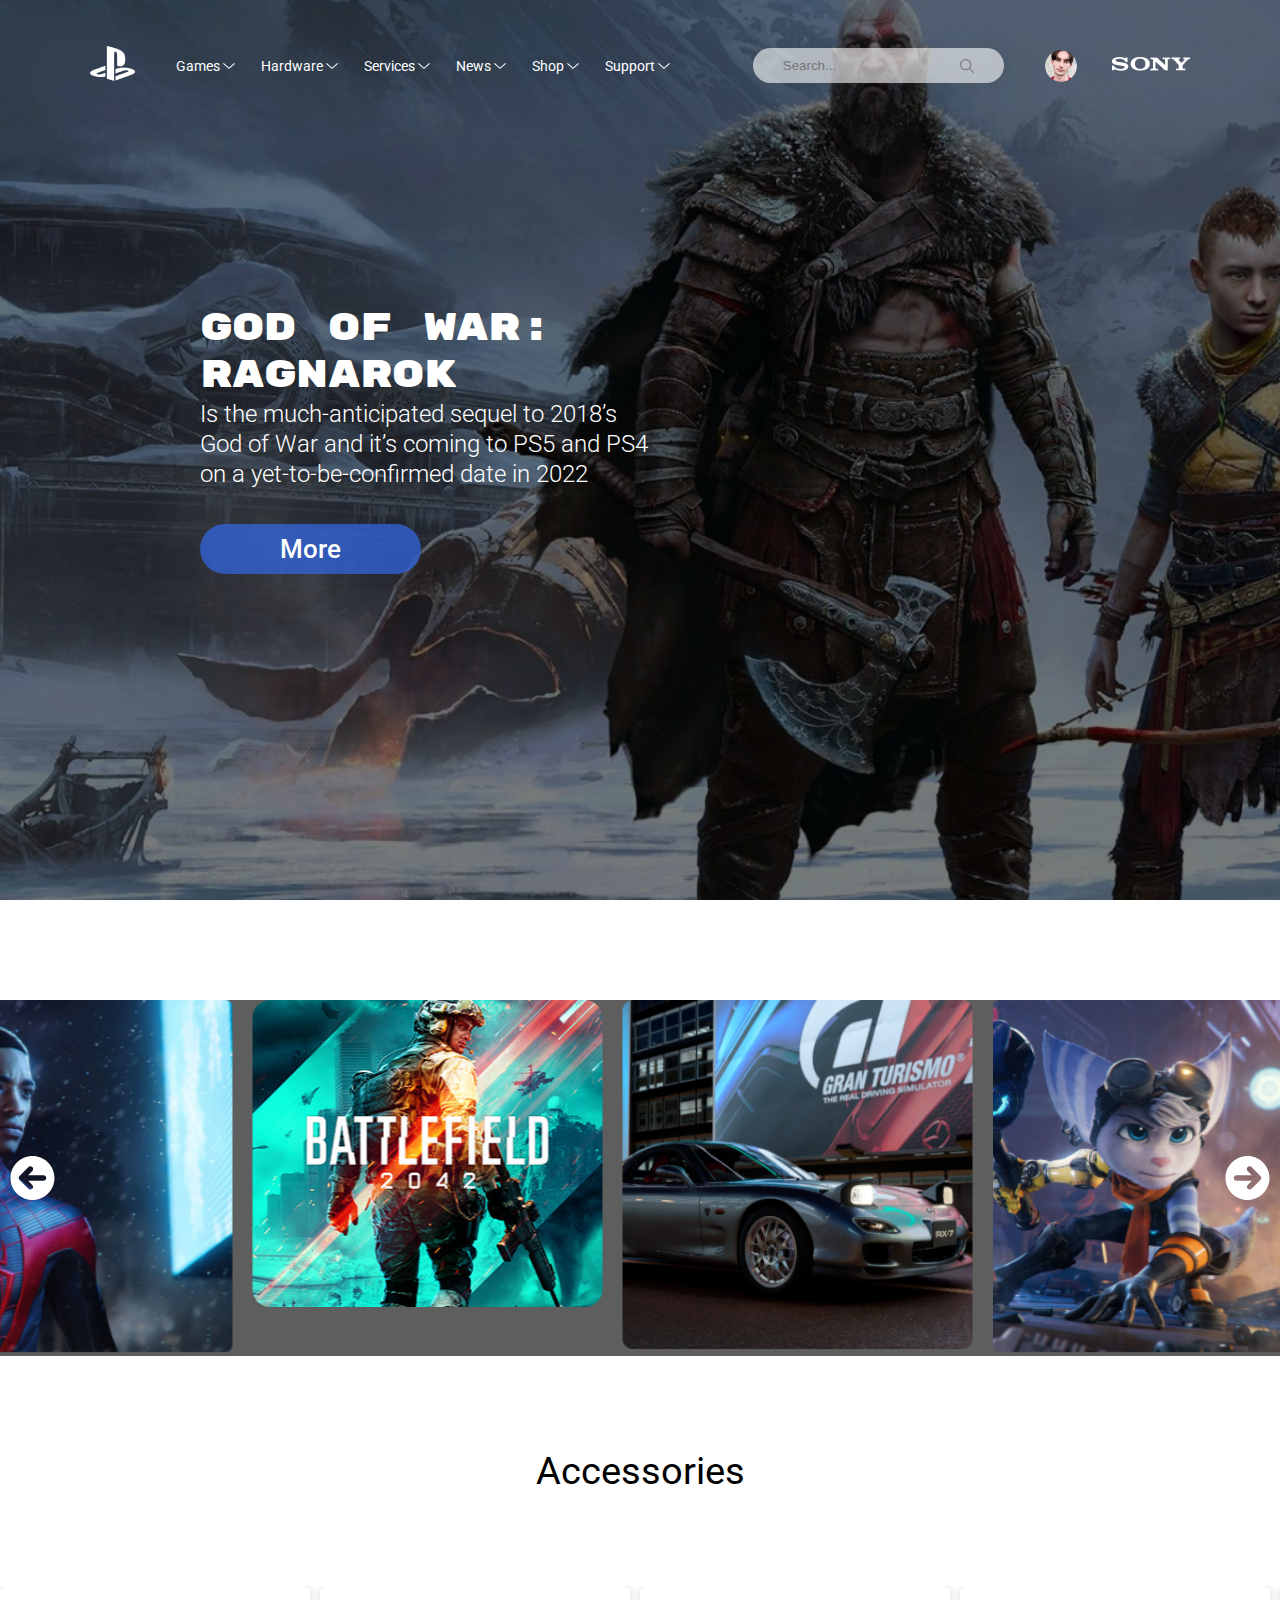
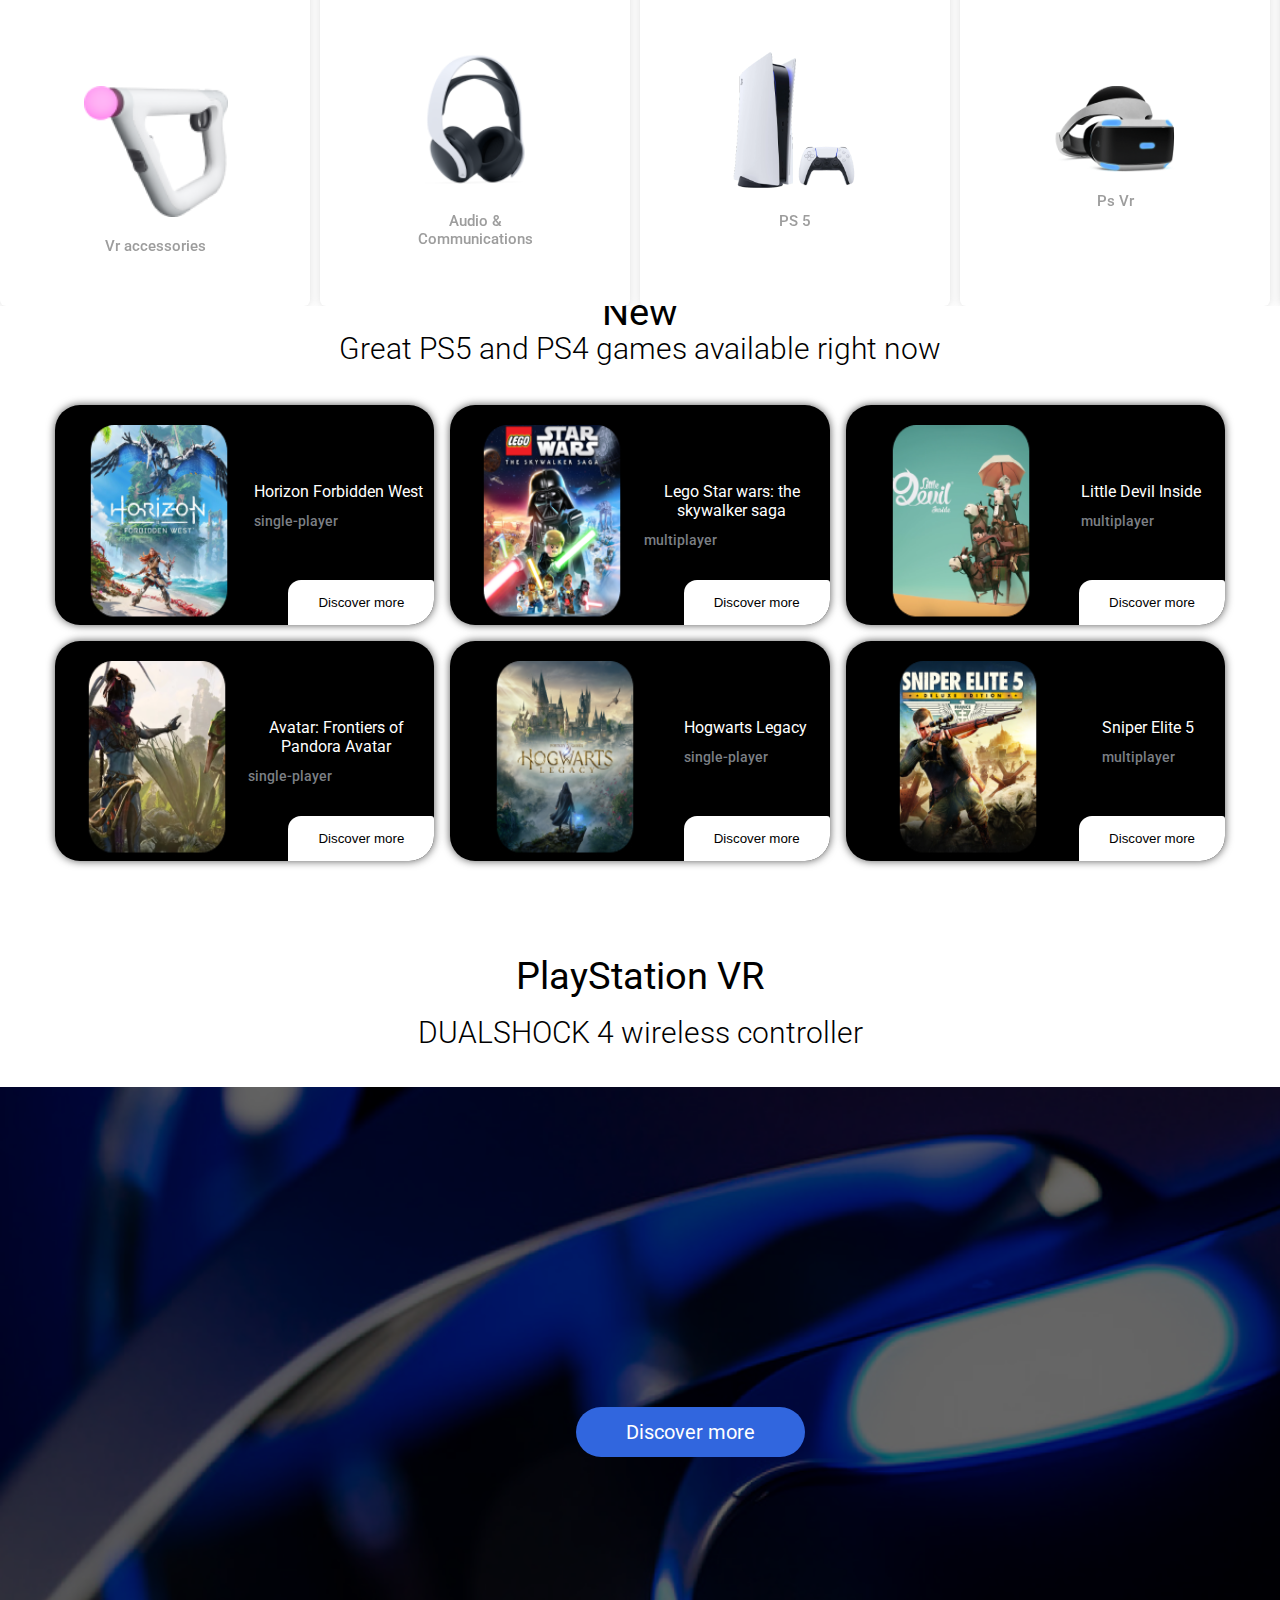
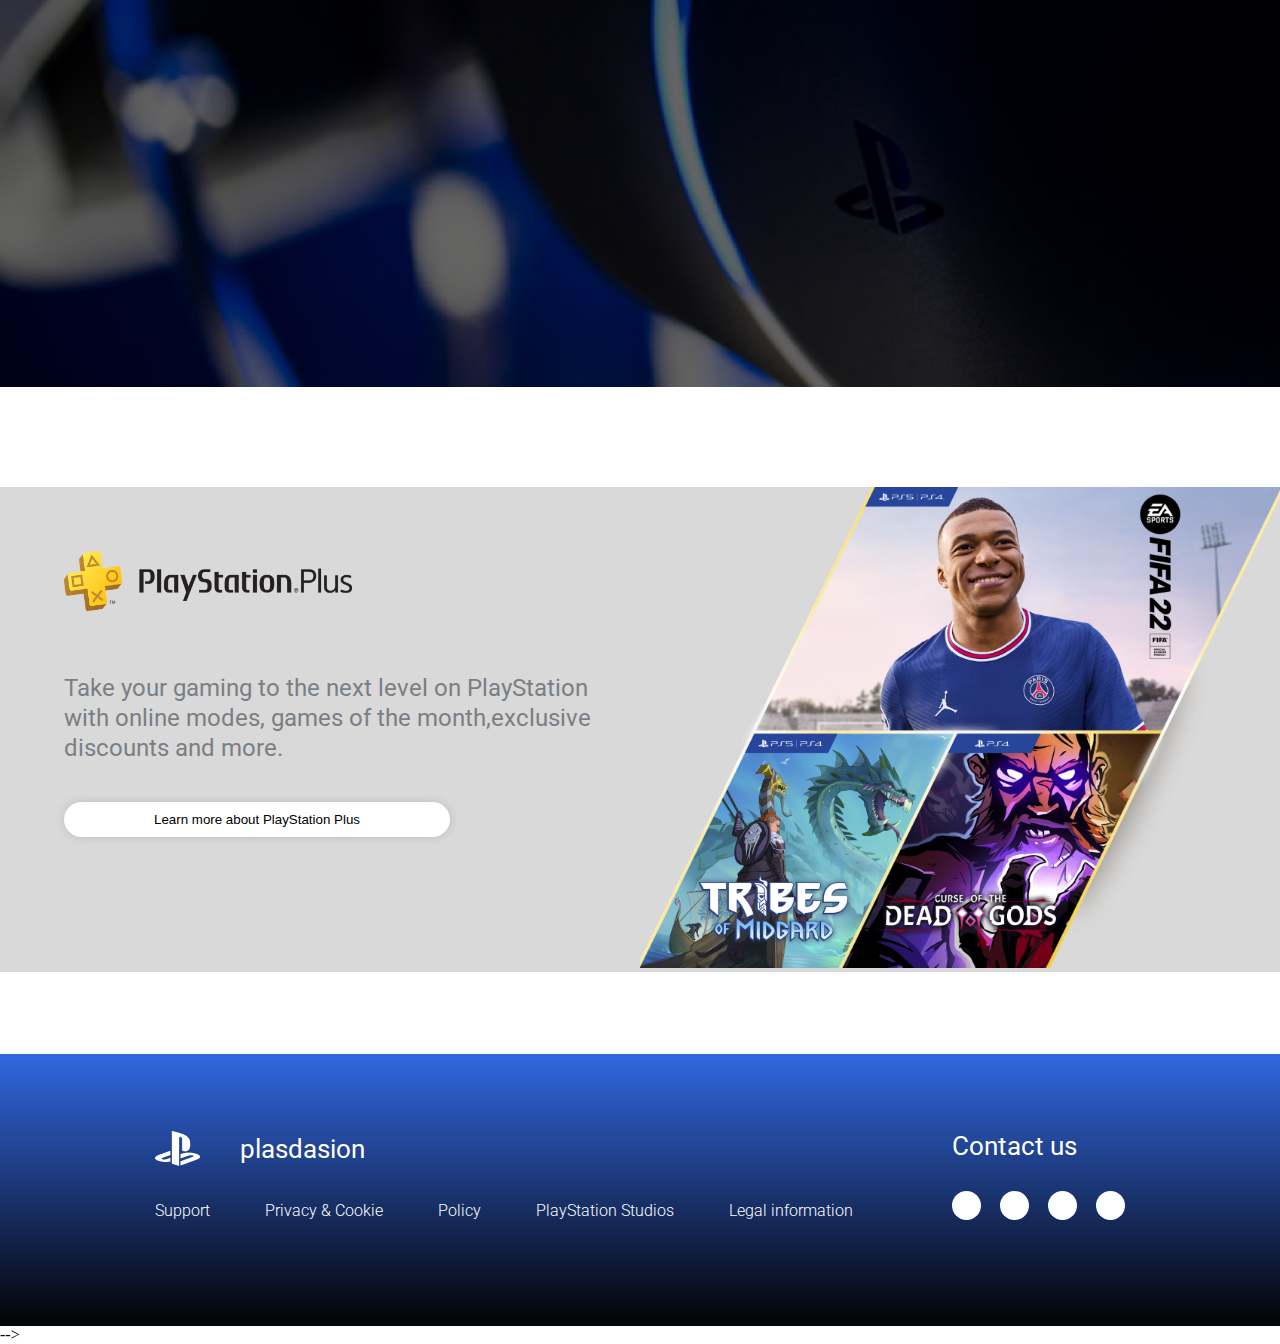
<file: index.html>
<!DOCTYPE html>
<html lang="en">

<head>
    <meta charset="UTF-8">
    <meta http-equiv="X-UA-Compatible" content="IE=edge">
    <meta name="viewport" content="width=device-width, initial-scale=1.0">

    <link rel="preconnect" href="https://fonts.googleapis.com">
    <link rel="preconnect" href="https://fonts.gstatic.com" crossorigin>
    <link
        href="https://fonts.googleapis.com/css2?family=Comfortaa:wght@300;400;500;600;700&family=Roboto:ital,wght@0,100;0,300;0,500;0,700;0,900;1,100;1,300;1,400;1,500;1,700;1,900&family=Rubik+Mono+One&display=swap"
        rel="stylesheet">
    <link rel="stylesheet" href="https://cdn.jsdelivr.net/npm/swiper/swiper-bundle.min.css" />
    <link rel="stylesheet" href="https://cdnjs.cloudflare.com/ajax/libs/font-awesome/6.2.0/css/all.min.css"
        integrity="sha512-xh6O/CkQoPOWDdYTDqeRdPCVd1SpvCA9XXcUnZS2FmJNp1coAFzvtCN9BmamE+4aHK8yyUHUSCcJHgXloTyT2A=="
        crossorigin="anonymous" referrerpolicy="no-referrer" />

    <link rel="stylesheet" href="css/style.css">
    <link rel="stylesheet" href="css/responsive.css">
    <title>Document</title>
</head>

<body>

    <header>
        <div class="header_shadow_container">
            <div class="header_head_container">
                <div class="header_logo">
                    <img src="axses/logo/Vector (2).png" alt="">
                </div>

                <div>
                    <input type="checkbox" id="toggler">
                    <ul class="header_ul">
                        <li><a href="">Games
                                <svg width="12" height="6" viewBox="0 0 12 6" fill="none"
                                    xmlns="http://www.w3.org/2000/svg">
                                    <path d="M11.2725 0L12 0.646875L6 6L0 0.646875L0.72375 0L6 4.70312L11.2725 0Z"
                                        fill="white" />
                                </svg>
                            </a>
                        </li>

                        <li><a href="">Hardware
                                <svg width="12" height="6" viewBox="0 0 12 6" fill="none"
                                    xmlns="http://www.w3.org/2000/svg">
                                    <path d="M11.2725 0L12 0.646875L6 6L0 0.646875L0.72375 0L6 4.70312L11.2725 0Z"
                                        fill="white" />
                                </svg>
                            </a>
                        </li>
                        <li><a href="">Services
                                <svg width="12" height="6" viewBox="0 0 12 6" fill="none"
                                    xmlns="http://www.w3.org/2000/svg">
                                    <path d="M11.2725 0L12 0.646875L6 6L0 0.646875L0.72375 0L6 4.70312L11.2725 0Z"
                                        fill="white" />
                                </svg>
                            </a>
                        </li>
                        <li><a href="">News
                                <svg width="12" height="6" viewBox="0 0 12 6" fill="none"
                                    xmlns="http://www.w3.org/2000/svg">
                                    <path d="M11.2725 0L12 0.646875L6 6L0 0.646875L0.72375 0L6 4.70312L11.2725 0Z"
                                        fill="white" />
                                </svg>
                            </a>
                        </li>
                        <li><a href="">Shop
                                <svg width="12" height="6" viewBox="0 0 12 6" fill="none"
                                    xmlns="http://www.w3.org/2000/svg">
                                    <path d="M11.2725 0L12 0.646875L6 6L0 0.646875L0.72375 0L6 4.70312L11.2725 0Z"
                                        fill="white" />
                                </svg>
                            </a>
                        </li>
                        <li><a href="">Support
                                <svg width="12" height="6" viewBox="0 0 12 6" fill="none"
                                    xmlns="http://www.w3.org/2000/svg">
                                    <path d="M11.2725 0L12 0.646875L6 6L0 0.646875L0.72375 0L6 4.70312L11.2725 0Z"
                                        fill="white" />
                                </svg>
                            </a>
                        </li>



                    </ul>
                </div>
                <label for="toggler">
                    <i class="fa-solid fa-bars"></i>
                </label>
                <div class="searc_container">
                    <input type="text" placeholder="Search...">
                    <svg width="14" height="14" viewBox="0 0 14 14" fill="none" xmlns="http://www.w3.org/2000/svg">
                        <path
                            d="M5.6389 0C8.7532 0 11.2778 2.52462 11.2778 5.63889C11.2778 6.98593 10.8054 8.22259 10.0174 9.19241L13.8291 13.0042C14.057 13.232 14.057 13.6013 13.8291 13.8291C13.6221 14.0363 13.298 14.0551 13.0696 13.8856L13.0042 13.8291L9.19241 10.0174C8.2226 10.8054 6.98593 11.2778 5.6389 11.2778C2.52462 11.2778 0 8.75319 0 5.63889C0 2.52462 2.52462 0 5.6389 0ZM5.6389 1.16667C3.16895 1.16667 1.16667 3.16895 1.16667 5.63889C1.16667 8.1088 3.16895 10.1111 5.6389 10.1111C8.10881 10.1111 10.1111 8.1088 10.1111 5.63889C10.1111 3.16895 8.10881 1.16667 5.6389 1.16667Z"
                            fill="#7B7F84" />
                    </svg>

                </div>
                <div class="profile_container">
                    <div class="profil_card"> <img src="axses/sony/Ellipse 2.png" alt=""></div>
                    <div class="profil_cardtwo"> <img src="axses/sony/Vector (2).png" alt="">

                    </div>
                </div>
            </div>
            <div class="header_content">
                <h1>God of War: Ragnarok</h1>
                <p>Is the much-anticipated sequel to 2018’s God of War and it’s coming to PS5 and PS4
                    on a yet-to-be-confirmed date in 2022</p>
                <button>More</button>
            </div>
        </div>
    </header> 
    <main>

         <section class="sectionOne">

            <div class="swiper mySwiper grid_container">
                <div class="swiper-wrapper">
                    <div class="swiper-slide grid_card"><img src="axses/card_img/Rectangle 59.png" alt=""></div>
                    <div class="swiper-slide grid_card"><img
                            src="axses/card_img/d0b2d180d0b5d0bcd18f-d0bfd180d0b5d0b4d0b2d0b0d180d0b8d182d0b5d0bbd18cd0bdd0bed0b9-d0b7d0b0d0b3d180d183d0b7d0bad0b8-gran-turismo-7-d0b8-d181 1 - Copy.png"
                            alt=""></div>
                    <div class="swiper-slide grid_card"><img
                            src="axses/card_img/Ratchet-Clank-A-Rift-Apart-Credit-Insomniac-Games-3@2000x1270 1.png"
                            alt=""></div>
                    <div class="swiper-slide grid_card"><img
                            src="axses/card_img/Astros-Playroom-Best-PS5-Games-That-You-Need-To-Play 1.png" alt="">
                    </div>
                    <div class="swiper-slide grid_card"><img
                            src="axses/card_img/Spider-Man-Miles-Morales-Insomniac-Games 1.png" alt=""></div>
                    <div class="swiper-slide grid_card"><img src="axses/card_img/Rectangle 59.png" alt=""></div>
                    <div class="swiper-slide grid_card"><img
                            src="axses/card_img/d0b2d180d0b5d0bcd18f-d0bfd180d0b5d0b4d0b2d0b0d180d0b8d182d0b5d0bbd18cd0bdd0bed0b9-d0b7d0b0d0b3d180d183d0b7d0bad0b8-gran-turismo-7-d0b8-d181 1 - Copy.png"
                            alt=""></div>
                    <div class="swiper-slide grid_card"><img
                            src="axses/card_img/Ratchet-Clank-A-Rift-Apart-Credit-Insomniac-Games-3@2000x1270 1.png"
                            alt=""></div>
                    <div class="swiper-slide grid_card"><img
                            src="axses/card_img/Astros-Playroom-Best-PS5-Games-That-You-Need-To-Play 1.png" alt="">
                    </div>
                    <div class="swiper-slide grid_card"><img
                            src="axses/card_img/Spider-Man-Miles-Morales-Insomniac-Games 1.png" alt=""></div>

                </div>



                <svg class="swiper-button-next" width="35" height="35" viewBox="0 0 35 35" fill="none"
                    xmlns="http://www.w3.org/2000/svg">
                    <path
                        d="M17.5 0C7.83398 0 0 7.83398 0 17.5C0 27.166 7.83398 35 17.5 35C27.166 35 35 27.166 35 17.5C35 7.83398 27.166 0 17.5 0ZM27.7949 19.0449L20.7471 26.0928C19.8926 26.9473 18.5083 26.9473 17.6538 26.0928C16.7993 25.2383 16.7993 23.854 17.6538 22.9995L20.9727 19.6875H8.75C7.54004 19.6875 6.5625 18.71 6.5625 17.5C6.5625 16.29 7.54072 15.3125 8.75 15.3125H20.9727L17.5971 11.9369C16.7426 11.0824 16.7426 9.69814 17.5971 8.84365C18.4516 7.98916 19.8358 7.98916 20.6903 8.84365L27.7382 15.8915C28.3418 16.4951 28.4375 17.165 28.4375 17.5C28.4375 17.835 28.3418 18.5049 27.7949 19.0449Z"
                        fill="white" />
                </svg>


                <svg class="swiper-button-prev" width="35" height="35" viewBox="0 0 35 35" fill="none"
                    xmlns="http://www.w3.org/2000/svg">
                    <path
                        d="M17.5 0C27.166 0 35 7.83398 35 17.5C35 27.166 27.166 35 17.5 35C7.83398 35 0 27.166 0 17.5C0 7.83398 7.83398 0 17.5 0ZM7.20508 19.0449L14.2529 26.0928C15.1074 26.9473 16.4917 26.9473 17.3462 26.0928C18.2007 25.2383 18.2007 23.854 17.3462 22.9995L14.0273 19.6875H26.25C27.46 19.6875 28.4375 18.71 28.4375 17.5C28.4375 16.29 27.4593 15.3125 26.25 15.3125H14.0273L17.4029 11.9369C18.2574 11.0824 18.2574 9.69814 17.4029 8.84365C16.5484 7.98916 15.1642 7.98916 14.3097 8.84365L7.26182 15.8915C6.6582 16.4951 6.5625 17.165 6.5625 17.5C6.5625 17.835 6.6582 18.5049 7.20508 19.0449Z"
                        fill="white" />
                </svg>




                <div></div>
            </div>

        </section> 
         <section class="two">
            <h1>Accessories</h1>
            <div class="swiper mySwiper2">
                <div class="swiper-wrapper">
                    <div class="swiper-slide grid_card2">
                        <div class="connn">
                            <img src="axses/card2Images/image 4.png" class="exx" alt="">
                            <p>Vr accessories</p>
                        </div>
                    </div>
                    <div class="swiper-slide grid_card2">
                        <div class="connn">
                            <img src="axses/card2Images/image 5.png" alt="">
                            <p>Audio & Communications</p>
                        </div>
                    </div>
                    <div class="swiper-slide grid_card2">
                        <div class="connn">
                            <img src="axses/card2Images/image 14.png" alt="">
                            <p>PS 5</p>
                        </div>
                    </div>
                    <div class="swiper-slide grid_card2">
                        <div class="connn">
                            <img src="axses/card2Images/image 15.png" class="exx" alt="">
                            <p>Ps Vr</p>
                        </div>
                    </div>
                    <div class="swiper-slide grid_card2">
                        <div class="connn">
                            <img src="axses/card2Images/image 12.png" class="exx" alt="">
                            <p>Control multimedia</p>
                        </div>
                    </div>
                </div>


                <svg class="swiper-button-prev for" width="35" height="35" viewBox="0 0 35 35" fill="none"
                    xmlns="http://www.w3.org/2000/svg">
                    <path
                        d="M17.5 0C27.166 0 35 7.83398 35 17.5C35 27.166 27.166 35 17.5 35C7.83398 35 0 27.166 0 17.5C0 7.83398 7.83398 0 17.5 0ZM7.20508 19.0449L14.2529 26.0928C15.1074 26.9473 16.4917 26.9473 17.3462 26.0928C18.2007 25.2383 18.2007 23.854 17.3462 22.9995L14.0273 19.6875H26.25C27.46 19.6875 28.4375 18.71 28.4375 17.5C28.4375 16.29 27.4593 15.3125 26.25 15.3125H14.0273L17.4029 11.9369C18.2574 11.0824 18.2574 9.69814 17.4029 8.84365C16.5484 7.98916 15.1642 7.98916 14.3097 8.84365L7.26182 15.8915C6.6582 16.4951 6.5625 17.165 6.5625 17.5C6.5625 17.835 6.6582 18.5049 7.20508 19.0449Z"
                        fill="#D9D9D9" />
                </svg>
                <svg class="swiper-button-next for" width="35" height="35" viewBox="0 0 35 35" fill="none"
                    xmlns="http://www.w3.org/2000/svg">
                    <path
                        d="M17.5 0C7.83398 0 0 7.83398 0 17.5C0 27.166 7.83398 35 17.5 35C27.166 35 35 27.166 35 17.5C35 7.83398 27.166 0 17.5 0ZM27.7949 19.0449L20.7471 26.0928C19.8926 26.9473 18.5083 26.9473 17.6538 26.0928C16.7993 25.2383 16.7993 23.854 17.6538 22.9995L20.9727 19.6875H8.75C7.54004 19.6875 6.5625 18.71 6.5625 17.5C6.5625 16.29 7.54072 15.3125 8.75 15.3125H20.9727L17.5971 11.9369C16.7426 11.0824 16.7426 9.69814 17.5971 8.84365C18.4516 7.98916 19.8358 7.98916 20.6903 8.84365L27.7382 15.8915C28.3418 16.4951 28.4375 17.165 28.4375 17.5C28.4375 17.835 28.3418 18.5049 27.7949 19.0449Z"
                        fill="#D9D9D9" />
                </svg>



            </div>
        </section> 

         <section class="five_container">
         <h5>New</h5>
            <p> Great PS5 and PS4 games available right now</p>
             <div class="game_container">
                <div class="game_card">
                    <div class="game_img_container">
                        <img src="axses/game container_img/image 24.png" alt="">
                    </div>
                    <div class="game_content_container">
                        <p>Horizon Forbidden West</p>
                        <span>single-player</span>
                    </div>
                    <div class="game_button_container">
                        <button>Discover more</button>
                    </div>
                </div> 
         <div class="game_card">
                    <div class="game_img_container">
                        <img src="axses/game container_img/image 25.png" alt="">
                    </div>
                    <div class="game_content_container">
                        <p>Lego Star wars:
                            the skywalker saga</p>
                        <span>multiplayer</span>
                    </div>
                    <div class="game_button_container">
                        <button>Discover more</button>
                    </div>
                </div>

                <div class="game_card">
                    <div class="game_img_container">
                        <img src="axses/game container_img/image 26.png" alt="">
                    </div>
                    <div class="game_content_container">
                        <p>Little Devil Inside</p>
                        <span>multiplayer</span>
                    </div>
                    <div class="game_button_container">
                        <button>Discover more</button>
                    </div>
                </div>

                <div class="game_card">
                    <div class="game_img_container">
                        <img src="axses/game container_img/image 27.png" alt="">
                    </div>
                    <div class="game_content_container">
                        <p>Avatar: Frontiers of
                            Pandora Avatar
                        </p>
                        <span>single-player</span>
                    </div>
                    <div class="game_button_container">
                        <button>Discover more</button>
                    </div>
                </div>
                <div class="game_card">
                    <div class="game_img_container">
                        <img src="axses/game container_img/image 29.png" alt="">
                    </div>
                    <div class="game_content_container">
                        <p>Hogwarts Legacy
                        </p>
                        <span>single-player</span>
                    </div>
                    <div class="game_button_container">
                        <button>Discover more</button>
                    </div>
                </div>

                <div class="game_card">
                    <div class="game_img_container">
                        <img src="axses/game container_img/image 28.png" alt="">
                    </div>
                    <div class="game_content_container">
                        <p>Sniper Elite 5
                        </p>
                        <span>multiplayer</span>
                    </div>
                    <div class="game_button_container">
                        <button>Discover more</button>
                    </div>
                </div> 
         </div>
        </section>
        <section class="discover_section">
            <h6>PlayStation VR</h6>
            <p>DUALSHOCK 4 wireless controller</p>
            <div class="discover_container">
                <div class="discover_container_shadow">
                    <form action="">
                        <button>Discover more</button>

                    </form>
                </div>
            </div>
        </section> 
        <section class="six_section">
            <div class="six_section_container">
                <div class="six_section_container_card">
                    <div class="six_section_container_content">
                        <img src="axses/six_container_images/image 38.png" alt="">
                        <p>Take your gaming to the next level on PlayStation
                            with online modes, games of the month,exclusive
                            discounts and more.</p>
                        <button>Learn more about PlayStation Plus</button>
                    </div>
                </div>
                <div class="six_section_container_card">
                    <div class="six_section_container_images">
                        <img src="axses/six_container_images/image 37.png" alt="">
                    </div>
                </div>



            </div>
        </section>
    </main>
     <footer>
        <div class="footer_main_container">
            <div class="footer_left_card">
                <div class="footer_logo">
                    <img src="axses/logo/Vector (2).png" alt="">
                    <p>plasdasion</p>
                </div>
                <div>
                    <ul class="footer_nav">
                        <li><a href="">Support</a></li>
                        <li><a href="">Privacy & Cookie</a></li>
                        <li><a href="">Policy</a></li>
                        <li><a href="">PlayStation Studios</a></li>
                        <li><a href="">Legal information</a></li>
                    </ul>
                </div>
            </div>

            <div class="footer_right_card">
                <div class="ContactUs_container">
                    <p>Contact us</p>
                    <div class="meadi_container">
                        <a href=""> <i class="fa-brands fa-youtube"></i>
                        </a>
                        <a href=""> <i class="fa-brands fa-instagram"></i>
                        </a>
                        <a href=""> <i class="fa-brands fa-linkedin-in"></i>
                        </a>
                        <a href=""> <i class="fa-brands fa-facebook-f"></i>
                        </a>

                    </div>
                </div>
            </div>



        </div>

    </footer> -->
    <script src="https://cdn.jsdelivr.net/npm/swiper/swiper-bundle.min.js"></script>
    <script src="js/app.js"></script>
    <script src="main.js"></script>
</body>

</html>
</file>
<file: css/style.css>
* {
    margin: 0;
    padding: 0;
    box-sizing: border-box;
    list-style: none;
    text-decoration: none;
}

:root {
    --buttonColor: rgba(49, 102, 222, 0.75);
    ---white: #FFFFFF;
    ---font-Comfortaa: 'Comfortaa', cursive;
    ---font-Roboto: 'Roboto', sans-serif;
    ---font-Rubik: 'Rubik Mono One', sans-serif;
}

html,
body {
    position: relative;
    height: 100%;
}


header {
    width: 100%;
    height: 100vh;
    background-image: url(../axses/headerImg/Rectangle\ 1.png);
    background-repeat: no-repeat;
    background-size: cover;
    background-position: center;
    overflow: hidden;
}

.header_shadow_container {
    width: 100%;
    height: 100%;
    background: rgba(0, 0, 0, 0.52);
}

.header_logo {
    max-width: 45px;
}

.header_logo img {
    width: 100%;
    height: 100%;
}

.header_head_container {
    max-width: 1440px;
    margin-left: auto;
    margin-right: auto;
    display: flex;
    align-items: center;
    justify-content: space-between;
    padding-top: 46px;
}



.header_ul li a {
    display: flex;
    font-family: var(---font-Roboto);
    align-items: center;
    gap: 3px;
    font-style: normal;
    font-weight: 400;
    font-size: 14px;
    line-height: 16px;
    color: var(---white);
}

.searc_container {
    display: flex;
    align-items: center;
    padding: 10px 30px;
    background: rgba(255, 255, 255, 0.6);
    box-shadow: 0px 0px 9px rgba(69, 69, 69, 0.18);
    border-radius: 90px;
}

.searc_container input {
    background: none;
    border: none;
    outline: none;
}

.profile_container {
    display: flex;
    align-items: center;
    gap: 35px;
}

.profil_card {
    width: 32px;
    height: 32px;
    border-radius: 50%;
}

.profil_cardtwo {
    max-width: 78px;
}

.profil_card img {
    width: 100%;
    height: 100%;
    border-radius: 50%;

}

#toggler {
    display: none;
}

.header_ul {
    display: flex;
    gap: 26px;
    transition: ease 1s;
}

.header_content {
    max-width: 1440px;
    margin-left: 200px;
    align-items: center;
    margin-top: 220px;
}

.header_content h1 {
    max-width: 446px;
    font-family: var(---font-Rubik);
    font-style: normal;
    font-weight: 400;
    font-size: 38px;
    line-height: 47px;
    color: var(---white);
}

.header_content p {
    max-width: 453px;
    font-family: var(---font-Roboto);
    font-style: normal;
    font-weight: 300;
    font-size: 24px;
    line-height: 30px;
    color: var(---white);
}

.header_content button {
    padding: 10px 80px;
    border: none;
    margin-top: 35px;
    font-family: var(---font-Roboto);
    font-style: normal;
    font-weight: 500;
    font-size: 26px;
    line-height: 30px;
    color: var(---white);
    background: var(--buttonColor);
    border-radius: 50px;
    transition: ease 1s;

}

.header_content button:hover {
    color: var(--buttonColor);
    background: var(---white);
}

/* ////////////// */


/* body {
  background: #eee;
  font-family: Helvetica Neue, Helvetica, Arial, sans-serif;
  font-size: 14px;
  color: #000;
  margin: 0;
  padding: 0;
} */

.swiper {
    /* max-width: 1170px; */
    /* width: 100%; */
    /* height: 500px; */
}

.swiper-slide {
    /* text-align: center;
  font-size: 18px;
background: var(--buttonColor); */
    /* display: flex;
justify-content: center; */
    /* background-color: red; */
    width: 100%;
}

.swiper-slide img {
    /* display: block;
  width: 100%;
  height: 100%;
  object-fit: cover; */
}

.grid_card img {
    width: 100%;
    height: 100%;
    object-fit: cover;
    object-position: center;

}

.mySwiper {
    /* background-color: red; */
    background: rgba(0, 0, 0, 0.63);

}

.sectionOne {
    margin-top: 100px;
}

.grid_container {
    /* display: flex; */
    max-width: 100%;
    justify-content: end;
    width: 100%;
    gap: 20px;
    margin-bottom: 100px;
}

.grid_card {
    min-width: 350px;
    /* background: rgba(0, 0, 0, 0.63); */
    border-radius: 18px;
}

.grid_card2 {
    min-width: 310px;
    background: #FFFFFF;
    box-shadow: 0px 0px 9px rgba(69, 69, 69, 0.18);
    border-radius: 6px;
    height: 320px;
}

.d {}

.connn {
    max-width: 142px;
    margin-top: 20%;
    margin-left: auto;
    margin-right: auto;
    transition: ease 1s;

}

.connn img {
    min-width: 144px;
    width: 100px;
    height: 100%;
    display: flex;
    align-items: center;
}

.exx {
    margin-top: 100px;
}

.t {
    max-width: 1560px;
    background-color: #fff;
    display: flex;
    justify-content: space-between;
    overflow: hidden;
}

.d {
    overflow: hidden;
    min-width: 300px;
    background: radial-gradient(50% 50% at 50% 50%, rgba(0, 0, 0, 0.58) 0%, rgba(0, 0, 0, 0.2436) 100%);
    box-shadow: 0px 0px 9px rgba(69, 69, 69, 0.18);
    border-radius: 10px;
}

.d video {
    width: 100%;
    border-radius: 10px;

}

.connn p {
    text-align: center;
    margin-top: 20px;
    font-family: 'Roboto';
    font-style: normal;
    font-weight: 500;
    font-size: 15px;
    color: #9D9D9D;
}

.two {
    margin-top: 100px;

}

.two h1 {
    margin-bottom: 100px;

    font-family: var(---font-Roboto);
    text-align: center;
    font-weight: 400;
    font-size: 38px;
    line-height: 30px;
    color: #000000;
}

.four_section {}

.playStation_container {
    margin-top: 100px;
    max-width: 1170px;
    margin-left: auto;
    margin-right: auto;
    /* background-color: blue; */
    display: grid;
    grid-template-columns: repeat(auto-fill, minmax(480px, 1fr));
    gap: 10px;
    /* overflow: hidden; */
}

.plastesion_card {
    min-width: 480px;
    /* height: 480px; */
    /* background-color: red; */
}

.image_card {
    max-width: 480px;
    margin-left: auto;
    margin-right: auto;
}

.content_card {
    max-width: 480px;
    margin-left: auto;
    margin-right: auto;
    /* background-color: red; */
}

.content_card_content {
    margin-top: 30%;
    /* margin-left: 100px; */
}

.content_card_content h4 {
    font-family: 'Roboto';
    font-style: normal;
    font-weight: 600;
    font-size: 40px;
    line-height: 30px;
    color: #000000;
}

.content_card_content p {
    max-width: 486px;
    margin-top: 26px;
    margin-bottom: 72px;
    font-family: 'Roboto';
    font-style: normal;
    font-weight: 400;
    font-size: 25px;
    line-height: 35px;
    color: #ABABAB;
}

.content_card_content button {
    padding: 10px 50px;
    border-radius: 90px;
    border: none;
    font-family: 'Roboto';
    font-style: normal;
    font-weight: 400;
    font-size: 20px;
    line-height: 30px;
    background: #3166DE;
    color: #FFFFFF;
    transition: ease 1s;

}

.content_card_content button:hover,
.discover_container_shadow button {
    background: #FFFFFF;
    color: #3166DE;
}

.discover_container_shadow button:hover {
    background: #FFFFFF;
    color: #3166DE;
}

.discover_container_shadow button {
    padding: 10px 50px;
    border-radius: 90px;
    margin-left: 45%;
    margin-top: 25%;
    border: none;
    font-family: 'Roboto';
    font-style: normal;
    font-weight: 400;
    font-size: 20px;
    line-height: 30px;
    background: #3166DE;
    color: #FFFFFF;
    transition: ease 1s;
}

.five_container h5 {
    text-align: center;
    font-family: 'Roboto';
    font-style: normal;
    font-weight: 400;
    font-size: 38px;
    line-height: 12px;
    color: #000000;
    margin-bottom: 25px;
}

.five_container p {
    text-align: center;
    font-family: 'Roboto';
    font-style: normal;
    font-weight: 300;
    font-size: 30px;
    line-height: 12px;
    color: #000000;

}



.discover_section {
    margin-top: 100px;
    margin-bottom: 100px;
}

.discover_section h6 {
    text-align: center;
    font-family: 'Roboto';
    font-style: normal;
    font-weight: 400;
    font-size: 38px;
    line-height: 30px;
    color: #000000;
}

.discover_section p {
    text-align: center;
    margin-top: 26px;
    margin-bottom: 38px;
    font-family: 'Roboto';
    font-style: normal;
    font-weight: 300;
    font-size: 30px;
    line-height: 32px;
    color: #000000;
}

.discover_container {
    width: 100%;
    background: url(../axses/discover_containerBcg/image\ 33.png);
    height: 100vh;
    background-repeat: no-repeat;
    background-size: cover;
}

.discover_container_shadow {
    width: 100%;
    height: 100%;
    background: rgba(0, 0, 0, 0.6);

}

.six_section_container {
    background: #D9D9D9;
    max-width: 1440px;
    display: grid;
    grid-template-columns: repeat(auto-fill,minmax(600px,1fr));
}
.six_section_container_card{
    min-width: 600px;
}
.six_section_container_content {
    margin-left: 10%;
    margin-top: 10%;
}
.six_section_container_content img{
    width: 50%;
}

.six_section_container_content p {
    font-family: 'Roboto';
    max-width: 527px;
    font-style: normal;
    font-weight: 400;
    font-size: 24px;
    line-height: 30px;
    color: #7B7F84;
    margin-top: 58px;
    margin-bottom: 39px;
}

.six_section_container button {
    padding: 10px 90px;
    background: #FFFFFF;
    box-shadow: 0px 0px 9px rgba(69, 69, 69, 0.18);
    border-radius: 60px;
    border: none;
}

.six_section_container_images {
    max-width: 849px;
}

.six_section_container_images img {
    width: 100%;
    height: 100%;
}

footer {
    margin-top: 82px;
    width: 100%;
    background: linear-gradient(180deg, #3166DE 1.65%, #040509 97.1%);
    /* height: 500px; */
    padding-bottom: 100px;
}

.footer_main_container {
    max-width: 1270px;
    margin-left: auto;
    margin-right: auto;
    padding-top: 77px !important;
    display: flex;
    justify-content: space-between;
}

.footer_logo {
    display: flex;
    gap: 40px;
    width: 95px;
    align-items: center;
}

.footer_logo img {
    width: 100%;
    height: 100%;
}

.footer_logo p {
    font-family: 'Roboto';
    /* margin-left: 30px !important; */
    font-style: normal;
    font-weight: 400;
    font-size: 26px;
    line-height: 30px;
    color: #FFFFFF;
}

.ContactUs_container p {
    font-family: 'Roboto';
    font-style: normal;
    font-weight: 400;
    font-size: 26px;
    color: #FFFFFF;
}

.meadi_container {
    margin-top: 30px;
    display: flex;
    align-items: center;
    gap: 19px;
    justify-content: center;
}

.meadi_container a {
    color: #1C3A7F;
    background-color: white;
    width: 29px;
    height: 29px;
    border-radius: 50%;
    display: flex;
    align-items: center;
    justify-content: center;
    transition: ease 1s;
}

.meadi_container a:hover {
    background: #1C3A7F;
    color: #fff;
}

.meadi_container a i {
    display: flex;
    align-items: center;
    justify-content: center;
    margin-top: 3px;
}

.footer_nav {
    display: flex;
    margin-top: 30px;
    gap: 55px;
}

.footer_nav li a {
    font-family: 'Roboto';
    font-style: normal;
    font-weight: 300;
    font-size: 16px;
    line-height: 30px;
    color: #FFFFFF;
}

.game_container {
    max-width: 1170px;
    margin-top: 50px;
    margin-left: auto;
    margin-right: auto;
    display: grid;
    grid-template-columns: repeat(auto-fill, minmax(379px, 1fr));
    gap: 16px;
}

.game_card {
    min-width: 379px;
    display: flex;
    justify-content: space-around;
    /* background: #FFFFFF;
    box-shadow: 0px 0px 9px rgba(69, 69, 69, 0.18); */
    background: #000000;
    box-shadow: 0px 0px 9px #575757;
    border-radius: 25px;
    height: 220px;
    position: relative;
    border-radius: 25px;
}

.swiper-button-next,
.swiper-button-prev {
    width: 45px;
}

.game_img_container {
    max-width: 144px;
    margin-top: 20px;
    /* height: 180px; */
    margin-left: 20px;
}

/* .for{
    background: red;
} */
.connn:hover {
    transform: scale(1.5);

}

.for:hover {
    box-shadow: 0px 0px 9px #575760;
    border-radius: 50%;
    overflow: hidden;
}


.game_img_container img {
    width: 100%;
    height: 100%;
}

.game_content_container p {
    max-width: 176px;
    margin-top: 77px;
    font-family: 'Roboto';
    font-style: normal;
    font-weight: 400;
    font-size: 16px;
    line-height: 19px;
    margin-bottom: 11px;
    /* identical to box height, or 75% */
    color: #FFFFFF;
}

.game_content_container span {
    font-family: 'Roboto';
    font-style: normal;
    font-weight: 500;
    font-size: 14px;
    line-height: 12px;
    /* identical to box height, or 86% */
    color: #7B7F84;
}

.game_button_container {
    position: absolute;
    bottom: 0;
    right: 0;

}

.game_button_container button {
    padding: 15px 30px;
    border: none;
    background: #FFFFFF;
    border-radius: 13px 3px 25px 0px;
    transition: ease 1s;
}

.game_button_container button:hover {
    background: #1C3A7F;
    color: #fff;
}

/* //////////////////////////////////// */
.header {
    background: url(../axses/images/Gran_Turismo_7_keyart.jpeg);
    background-repeat: no-repeat;
    background-size: cover;
}

.Read_more_section {
    background: url(../axses/images/02.jpeg);
    margin-top: 100px;
    width: 100%;
    height: 100vh;
    background-repeat: no-repeat;
    background-size: cover;
}

.Read_more_section_shadow_content {
    max-width: 919px;
    margin-left: auto;
    margin-right: auto;
    align-items: center;
    padding-top: 18%;
}

.Read_more_section_shadow {
    width: 100%;
    height: 100%;
    background: linear-gradient(180deg, rgba(0, 0, 0, 0.65) 0%, rgba(0, 0, 0, 0.442) 99.39%);

}

.Read_more_section_shadow_content p {
    max-width: 919px;
    font-family: 'Roboto';
    font-style: normal;
    font-weight: 600;
    font-size: 32px;
    line-height: 39px;
    color: #FFFFFF;
}


.Read_more_section_shadow_content button {
    max-width: 162px;
    padding: 25px 40px;
    margin-left: auto;
    margin-right: auto;
    justify-content: center;
    margin-left: 30%;
    margin-top: 10%;
    background: #3166DE;
    border-radius: 90px;
    font-family: 'Roboto';
    font-style: normal;
    font-weight: 400;
    font-size: 16px;
    line-height: 0px;
    border: none;
    color: #FFFFFF;
    transition: ease 1s;
}

.Read_more_section_shadow_content button:hover {
    background: #FFFFFF;
    color: #3166DE;
}

.buy_container {
    max-width: 1198px;
    margin-left: auto;
    margin-right: auto;
    display: grid;
    grid-template-columns: repeat(auto-fill, minmax(376px, 1fr));
    gap: 35px;
}

.buy_card {
    min-width: 376px;
    padding-bottom: 10px;
    border: 6px;
    background: linear-gradient(180deg, rgba(0, 0, 0, 0.7) 0%, rgba(49, 102, 222, 0.7) 100%);
    box-shadow: 0px 0px 9px rgba(69, 69, 69, 0.18);
    border-radius: 6px;
}

.buy_card_image_container {
    max-width: 323px;
    position: relative;
    margin-left: auto;
    margin-right: auto;
    margin-top: 27px;
    background: rgba(0, 0, 0, 0.26);
    border-radius: 4px;
}

.buy_card_image_container img {
    width: 100%;
    height: 100%;
    object-fit: cover;
}

.heard_svg {
    position: absolute;
    top: 10px;
    right: 8px;
}

.buy_card_content {
    max-width: 172px;
    margin-left: auto;
    margin-right: auto;
}

.buy_card_content h4 {
    max-width: 172px;
    font-family: 'Roboto';
    font-style: normal;
    font-weight: 400;
    font-size: 20px;
    line-height: 39px;
    color: #FFFFFF;
}

.buy_card_content p {
    max-width: 120px;
    text-align: center;
    margin-left: 10px;
    font-family: 'Roboto';
    font-style: normal;
    font-weight: 400;
    font-size: 16px;
    line-height: 39px;
    color: #FFFFFF;
}

.buy_card_content_buy {
    display: flex;
    justify-content: space-between;
    max-width: 324px;
    margin-left: auto;
    margin-right: auto;
}

.buy_card_content_buy button {
    padding: 10px 25px;
    color: #FFFFFF;
    background: #000000;
    box-shadow: inset 0px 0px 9px rgba(69, 69, 69, 0.18);
    border-radius: 30px;
    border: none;
    transition: ease 1s;

}

.buy_card_content_buy button:hover {
    background: #FFFFFF;
    color: #000000;


}

.buy_card_content_buy p {
    font-family: 'Roboto';
    font-style: normal;
    font-weight: 400;
    font-size: 20px;
    line-height: 39px;
    /* identical to box height, or 195% */
    color: #FFFFFF;

}

.Gran_Turismo {
    margin-top: 100px;
    background: url(../axses/images/jaguar-vision-gran-turismo-coupe-exterior-track-25-10-19-1571967316.jpeg);
    background-repeat: no-repeat;
    background-size: cover;
    background-position: center;

}

.Gran_turismo_swhadov {
    width: 100%;
    height: 100%;
    background: rgba(0, 0, 0, 0.63);
    padding-left: 200px;
    padding: 50px;


}

.Gran_turismo_swhadov p {
    font-family: var(---font-Roboto);
    font-style: normal;
    font-weight: 400;
    font-size: 24px;
    line-height: 122.9%;
    margin-top: 52px;
    letter-spacing: -0.015em;
    color: #FFFFFF;
    transition: ease 1s;
    cursor: pointer;
}

.Gran_turismo_swhadov h3 {
    font-family: 'Roboto';
    font-style: normal;
    font-weight: 600;
    font-size: 32px;
    line-height: 122.9%;

    letter-spacing: -0.015em;

    color: #FFFFFF;
}

.Gran_turismo_swhadov p:hover {
    color: #3166DE;

}

.slider_container {
    margin-top: 100px;
}

.grid_card_section {
    max-width: 1197px;
    margin-left: auto;
    margin-right: auto;
    margin-top: 100px;
}

.grid_card_section_container {
    display: grid;
    grid-template-columns: repeat(auto-fill, minmax(282px, 1fr));
    gap: 23px;
}

.grid_card_section_container_card {
    min-width: 282px;
    /* height: 284px; */
    background: var(--buttonColor);
    border-radius: 6px;
    position: relative;
    transition: ease 1s;

}

.grid_card_section_container_card img {
    width: 100%;
    height: 100%;
    transition: ease 1s;

}


.test {
    position: absolute;
    top: 0;
    left: 0;
    display: none;
    background: rgba(0, 0, 0, 0.63);
    width: 100%;
    height: 100%;
    transition: ease 1s;

}

.test p {
    font-family: 'Roboto';
    font-style: normal;
    font-weight: 600;
    font-size: 24px;
    line-height: 30px;
    display: flex;
    margin-top: 40%;
    margin-left: 25%;
    color: #FFFFFF;
}

.x {
    margin-left: 14% !important;

}

.grid_card_section_container_card:hover .test {
    display: block;
    transition: ease 1s;

}



.Buy_Gran_section p {
    font-family: var(---font-Roboto);
    font-style: normal;
    font-weight: 200;
    font-size: 24px;
    line-height: 39px;
    /* identical to box height, or 162% */
    text-align: center;
    color: #000000;
}

.p2 {
    font-family: 'Roboto';
    font-style: normal;
    font-weight: 700;
    font-size: 30px;
    line-height: 39px;
    /* identical to box height, or 130% */
    color: #000000;
}

.fa-bars {
    font-size: 22px;
    color: #FFFFFF;
}

.acttt {
    position: absolute;
    left: 10px;
}
</file>
<file: css/responsive.css>
@media screen and (max-width: 1500px) {
    .header_head_container {
        max-width: 1240px;
    }

}

@media screen and (max-width: 1400px) {
    .footer_main_container {
        max-width: 970px;
    }
}



@media screen and (max-width: 1300px) {
    .header_head_container {
        max-width: 1100px;
    }
}

@media screen and (max-width: 1210px) {
    .six_section_container {
        grid-template-columns: repeat(auto-fill, minmax(500px, 1fr));
    }

    .six_section_container_card {
        min-width: 500px;
    }
}

@media screen and (max-width: 1000px) {
    .six_section_container {
        grid-template-columns: repeat(auto-fill, minmax(500px, 1fr));
        gap: 50px;
    }

    .six_section_container_card {
        min-width: 500px;
    }
}

@media screen and (max-width: 1200px) {
    .header_head_container {
        max-width: 950px;
    }

    .header_ul {
        display: flex;
        gap: 16px;
    }

    .footer_main_container {
        max-width: 920px;
    }
}

@media screen and (max-width: 990px) {
    .header_ul {
        display: flex;
        position: fixed;
        left: -200px;
        top: 120px;
        flex-direction: column;
        gap: 26px;
        padding-left: 5%;
        padding-top: 5%;
        padding-bottom: 5%;
        background: rgba(0, 0, 0, 0.23);
        z-index: 9999;
        width: 20%;
        transition: ease 1s;
    }

    .footer_left_card,
    .footer_nav,
    .footer_right_card {
        display: flex;
        justify-content: center;
        flex-direction: column;
        text-align: center;
        margin-left: auto;
        margin-right: auto;
    }

    .footer_nav {
        margin-left: 70px;
    }

    #toggler:checked~.header_ul {
        left: 0;
        transition: all 1s;
    }

    .header_head_container {
        max-width: 600px;
    }



    .Read_more_section_shadow_content p {
        max-width: 819px;
        margin-left: auto;
        margin-right: auto;
        font-size: 30px;
    }


    .Read_more_section_shadow_content button {
        max-width: 162px;
        padding: 25px 40px;
        margin-left: auto;
        margin-right: auto;
        justify-content: center;
        margin-left: 40%;
        margin-top: 10%;

    }

}


@media screen and (max-width: 630px) {

    .five_container h5 {

        font-size: 25px;

    }

    .five_container p {
        text-align: center;
        font-family: 'Roboto';
        font-style: normal;
        font-weight: 300;
        font-size: 23px;
    }

    .six_section_container_images {
        max-width: 649px;
        margin-left: 10%;
    }



}


@media screen and (max-width: 600px) {
    .header_head_container {
        max-width: 450px;
    }

    .header_content {
        max-width: 1440px;
        margin-left: 60px;
        align-items: center;
        margin-top: 180px;
    }

    .header_content p {
        max-width: 353px;
        font-family: var(---font-Roboto);
        font-style: normal;
        font-weight: 300;
        font-size: 18px;
        line-height: 30px;
        color: var(---white);
    }

    .header_content h1 {
        max-width: 446px;
        font-size: 29px;
    }

    .searc_container {
        padding: 10px 10px;
    }



    .six_section_container_content p {
        max-width: 427px;
        font-size: 18px;

    }

    .six_section_container button {
        padding: 10px 70px;

    }

    .six_section_container {
        grid-template-columns: repeat(auto-fill, minmax(400px, 1fr));
    }

    .six_section_container_card {
        min-width: 400px;
    }
    .Read_more_section_shadow_content p {
        max-width: 490px !important;
        margin-left: auto;
        margin-right: auto;
        text-align: center;
        font-size: 22px !important;
    }


    .Read_more_section_shadow_content button {
        margin-left: 40%;
        margin-top: 10%;
    }


}


@media screen and (max-width: 500px) {
    .searc_container {
        display: none;
    }

    .header_head_container {
        max-width: 300px;
    }

    .six_section_container_content p {
        max-width: 327px;
        font-size: 20px;

    }

    .five_container p {

        font-size: 20px;
    }

    .discover_section h6 {
        font-size: 33px;
    }

    .discover_section p {
        font-size: 20px;

    }

    .discover_container_shadow button {
        margin-left: 25%;
        margin-top: 65%;
    }

    .six_section_container button {
        /* margin-bottom: 50px; */
    }


    .content_card_content h4 {
        font-size: 30px;

    }

    .content_card_content p {
        max-width: 486px;
        font-size: 20px;

    }

    .five_container p {
        font-size: 18px;
    }


}

@media screen and (max-width: 450px) {
    .six_section_container button {
        padding: 10px 30px;
    }
    .Read_more_section_shadow_content p {
        max-width: 390px !important;
        margin-left: auto;
        margin-right: auto;
        line-height: 29px;
        margin-top: 55% !important;

        font-size: 17px !important;
    }


    .Read_more_section_shadow_content button {
        margin-left: 30% !important;
        margin-top: 15% !important;
    }

    .buy_container {
        grid-template-columns: repeat(auto-fill, minmax(320px, 1fr));
        gap: 35px;
    }
    
    .buy_card {
        min-width: 320px;
     
    }
}

@media screen and (max-width: 400px) {
    .game_container {
        grid-template-columns: repeat(auto-fill, minmax(279px, 1fr));
        gap: 10px;
    }

    .game_card {
        min-width: 279px;
    }

    .six_section_container {

        gap: 10px;
        grid-template-columns: repeat(auto-fill, minmax(300px, 1fr));
    }

    .six_section_container_card {
        min-width: 300px;
        /* height: 500px; */
        /* background-color: red; */
    }

    .game_content_container p {
        max-width: 176px;
        font-size: 12px;

        color: #FFFFFF;
    }

    .game_content_container span {
        margin-left: 10px;
        font-size: 14px;
        line-height: 12px;
        color: #7B7F84;
    }

    .five_container p {
        font-size: 15px;
    }

    .meadi_container {

        gap: 5px;
        justify-content: center;
    }
}

@media screen and (max-width: 850px) {

    .Gran_turismo_swhadov p {
        font-size: 17px;
        margin-top: 32px;
    }

    .Gran_turismo_swhadov h3 {
        font-size: 25px;

    }
    .Read_more_section_shadow_content p {
        max-width: 590px;
        margin-left: auto;
        margin-right: auto;
        font-size: 30px;
    }


    .Read_more_section_shadow_content button {
        margin-left: 40%;
        margin-top: 10%;
    }
}


@media screen and (max-width: 650px) {

    .Gran_turismo_swhadov p {
        font-size: 15px;
        margin-top: 22px;
    }

    .Gran_turismo_swhadov h3 {
        font-size: 18px;
    }
}

@media screen and (max-width: 550px) {

    .Gran_turismo_swhadov p {
        font-size: 13px;
        margin-top: 12px;
    }

    .Gran_turismo_swhadov h3 {
        font-size: 15px;
    }
}
</file>
